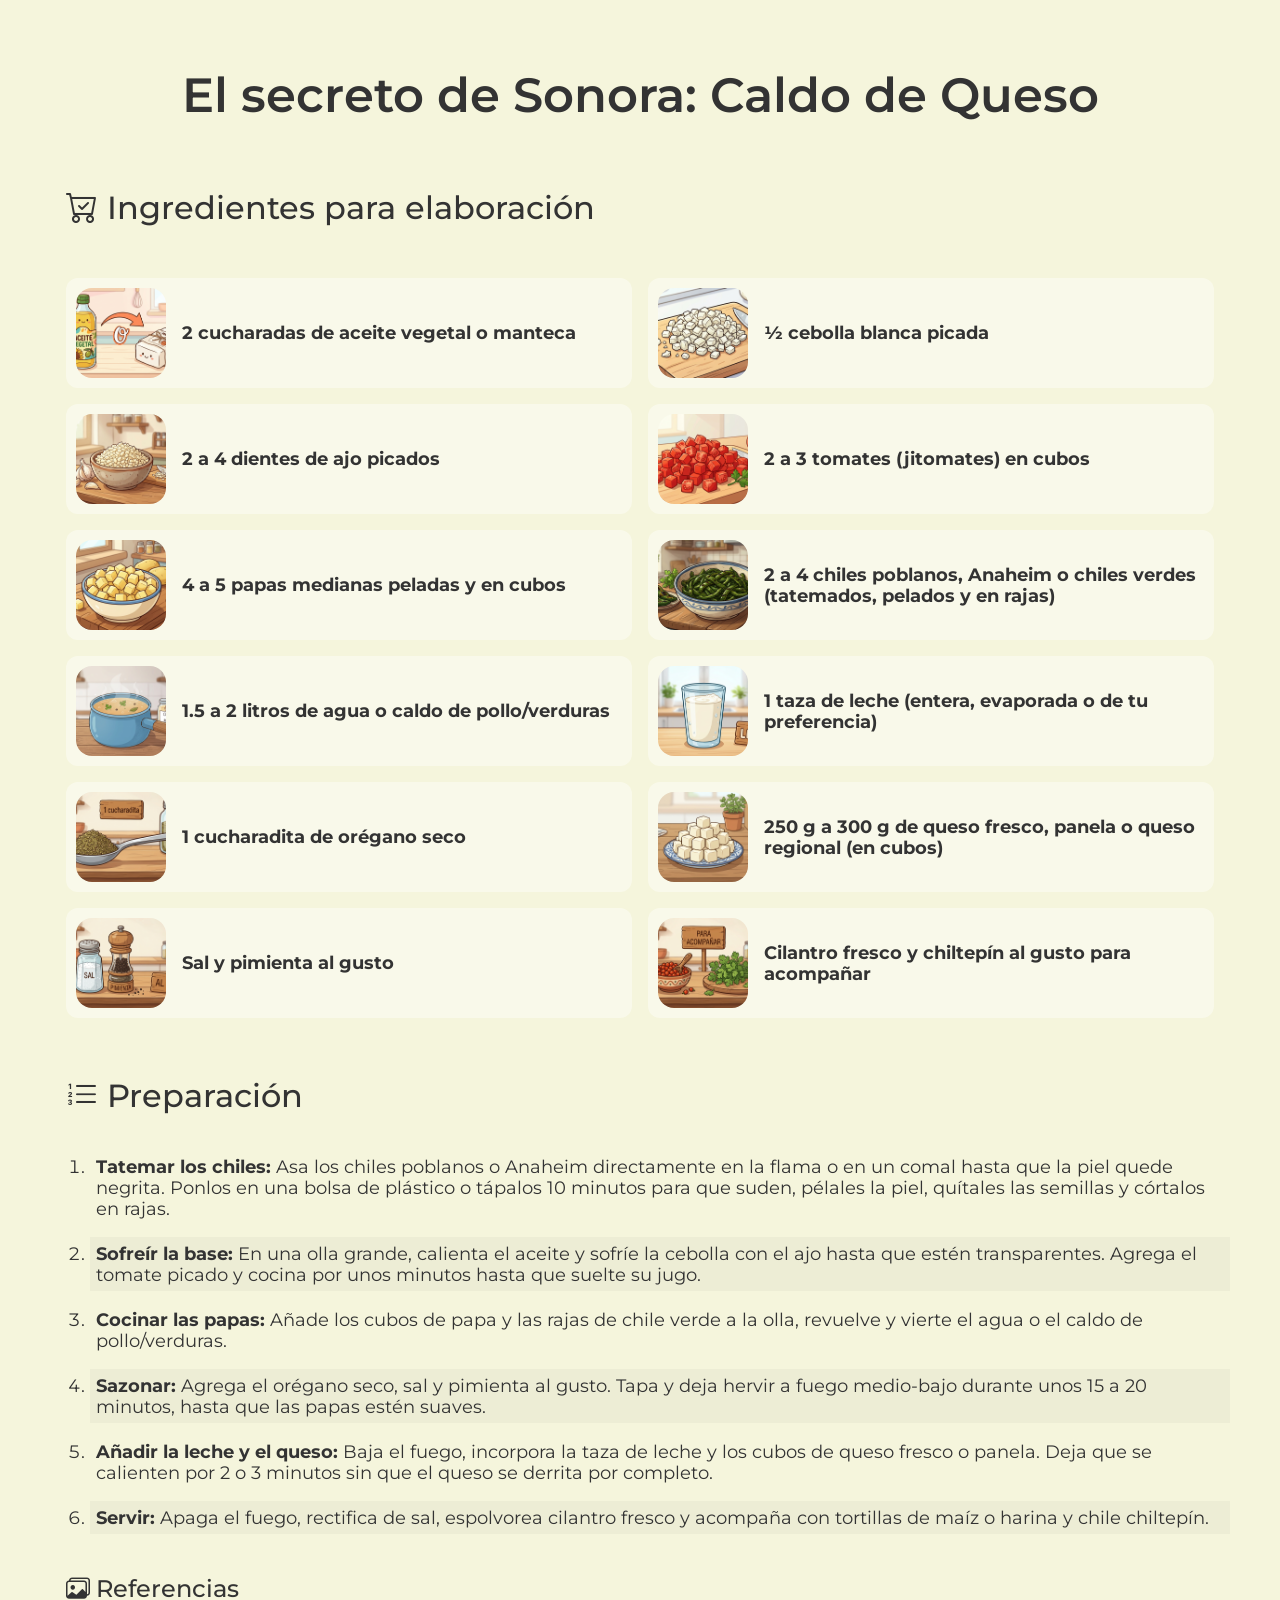
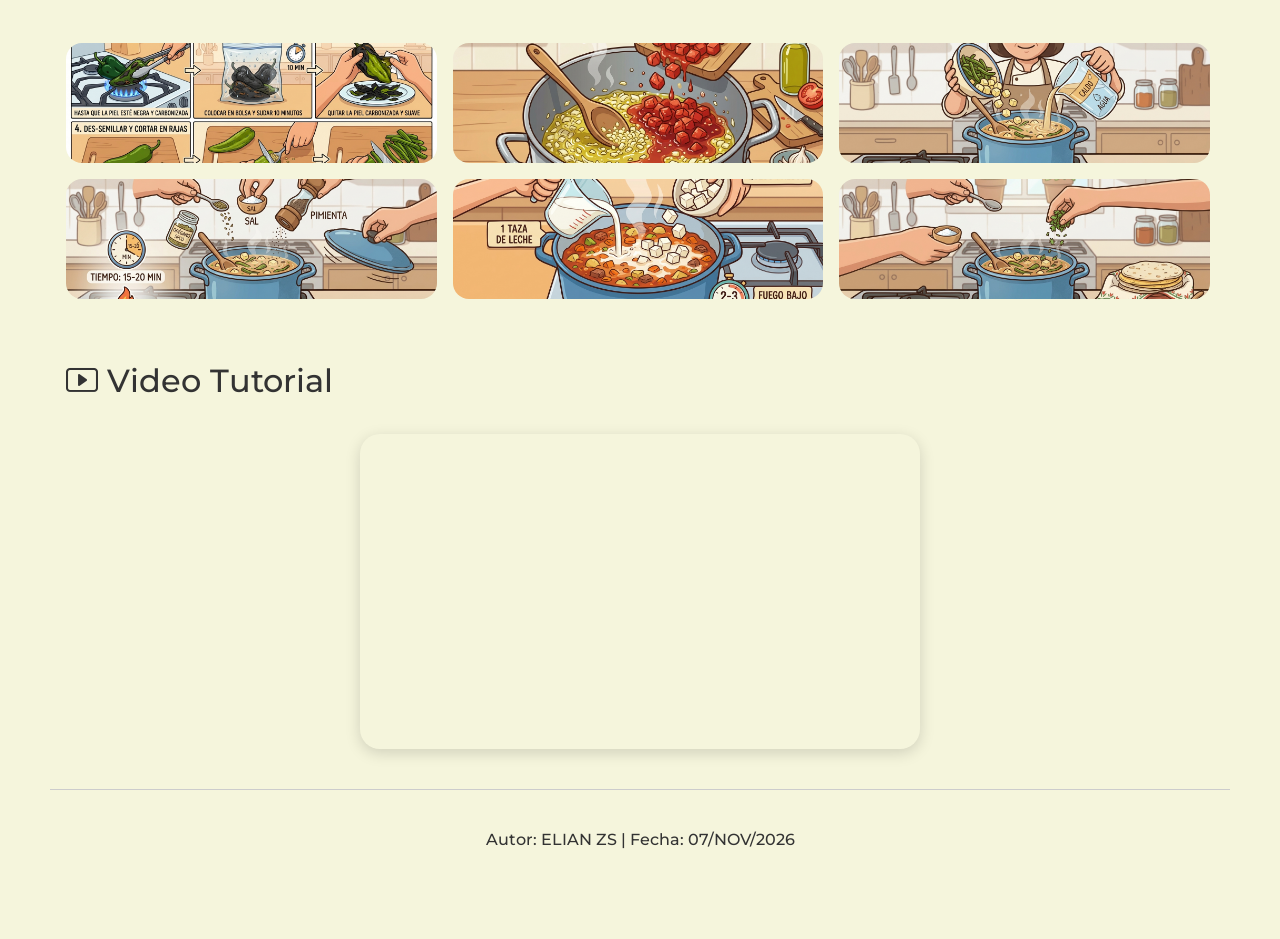
<file: guia-receta.html>
<!DOCTYPE html>
<html lang="es">
<head>
    <meta charset="UTF-8">
    <meta name="viewport" content="width=device-width, initial-scale=1.0">
    <title>El secreto de Sonora: Caldo de Queso</title>

    <!-- Google Fonts: Montserrat -->
    <link href="https://fonts.googleapis.com/css2?family=Montserrat:ital,wght@0,100..900;1,100..900&display=swap" rel="stylesheet">

    <!-- Bootstrap Icons -->
    <link rel="stylesheet" href="https://cdn.jsdelivr.net/npm/bootstrap-icons@1.13.2/font/bootstrap-icons.min.css">

    <!-- CSS Externo -->
    <link rel="stylesheet" href="../CSS/guia-receta.css">
</head>
<body>

  <header>
    <h1> El secreto de Sonora: Caldo de Queso</h1>
  </header>

  <main>
    <section>   
        <h2><i class="bi bi-cart-check"></i> Ingredientes para elaboración</h2>
        <ul class="container">  
            <li class="ingrediente-item">
                <img class="items" src="../IMAGENES/aceite.jpeg" alt="aceite o manteca">
                <div class="text">
                    <strong>2 cucharadas de aceite vegetal o manteca</strong>
                </div>
            </li>

            <li class="ingrediente-item">
                <img class="items" src="../IMAGENES/cebolla.jpeg" alt="cebolla en cubos">
                <div class="text">
                    <strong>½ cebolla blanca picada</strong>
                </div>
            </li>

            <li class="ingrediente-item">
                <img class="items" src="../IMAGENES/ajo.jpeg" alt="ajo pelado">
                <div class="text">
                    <strong>2 a 4 dientes de ajo picados</strong>
                </div>
            </li>

            <li class="ingrediente-item">
                <img class="items" src="../IMAGENES/tomate.jpeg" alt="tomates">
                <div class="text">
                    <strong>2 a 3 tomates (jitomates) en cubos</strong>
                </div>
            </li>

            <li class="ingrediente-item">
                <img class="items" src="../IMAGENES/papas.jpeg" alt="papas en cubos">
                <div class="text">
                    <strong>4 a 5 papas medianas peladas y en cubos</strong>
                </div>
            </li>

            <li class="ingrediente-item">
                <img class="items" src="../IMAGENES/chiles.jpeg" alt="chiles tatemas en rajas">
                <div class="text">
                    <strong>2 a 4 chiles poblanos, Anaheim o chiles verdes (tatemados, pelados y en rajas)</strong>
                </div>
            </li>

            <li class="ingrediente-item">
                <img class="items" src="../IMAGENES/caldo.jpeg" alt="agua, caldo de pollo o verduras">
                <div class="text">
                    <strong>1.5 a 2 litros de agua o caldo de pollo/verduras</strong>
                </div>
            </li>

            <li class="ingrediente-item">
                <img class="items" src="../IMAGENES/leche.jpeg" alt="leche">
                <div class="text">
                    <strong>1 taza de leche (entera, evaporada o de tu preferencia)</strong>
                </div>
            </li>

            <li class="ingrediente-item">
                <img class="items" src="../IMAGENES/oregano.jpeg" alt="oregano">
                <div class="text">
                    <strong>1 cucharadita de orégano seco</strong>
                </div>
            </li>

            <li class="ingrediente-item">
                <img class="items" src="../IMAGENES/queso fresco.jpeg" alt="queso fresco">
                <div class="text">
                    <strong>250 g a 300 g de queso fresco, panela o queso regional (en cubos)</strong>
                </div>
            </li>

            <li class="ingrediente-item">
                <img class="items" src="../IMAGENES/sal-pimienta.jpeg" alt="sal y pimienta">
                <div class="text">
                    <strong>Sal y pimienta al gusto</strong>
                </div>
            </li>

            <li class="ingrediente-item">
                <img class="items" src="../IMAGENES/chiltepin.jpeg" alt="chiltepin y cilantro">
                <div class="text">
                    <strong>Cilantro fresco y chiltepín al gusto para acompañar</strong>
                </div>
            </li>
        </ul>
    </section>

    <section>   
        <h2><i class="bi bi-list-ol"></i> Preparación</h2>
        <ol class="lista-pasos"> 
            <li><strong>Tatemar los chiles:</strong> Asa los chiles poblanos o Anaheim directamente en la flama o en un comal hasta que la piel quede negrita. Ponlos en una bolsa de plástico o tápalos 10 minutos para que suden, pélales la piel, quítales las semillas y córtalos en rajas.</li>
            <li><strong>Sofreír la base:</strong> En una olla grande, calienta el aceite y sofríe la cebolla con el ajo hasta que estén transparentes. Agrega el tomate picado y cocina por unos minutos hasta que suelte su jugo.</li>
            <li><strong>Cocinar las papas:</strong> Añade los cubos de papa y las rajas de chile verde a la olla, revuelve y vierte el agua o el caldo de pollo/verduras.</li>
            <li><strong>Sazonar:</strong> Agrega el orégano seco, sal y pimienta al gusto. Tapa y deja hervir a fuego medio-bajo durante unos 15 a 20 minutos, hasta que las papas estén suaves.</li>
            <li><strong>Añadir la leche y el queso:</strong> Baja el fuego, incorpora la taza de leche y los cubos de queso fresco o panela. Deja que se calienten por 2 o 3 minutos sin que el queso se derrita por completo.</li>
            <li><strong>Servir:</strong> Apaga el fuego, rectifica de sal, espolvorea cilantro fresco y acompaña con tortillas de maíz o harina y chile chiltepín.</li>
        </ol>
    </section>

    <section class="galeria-seccion">   
        <h3><i class="bi bi-images"></i> Referencias</h3>
        <div class="galeria-container">
       <img class="items1" src="../IMAGENES/tatemar chiles .jpeg" alt="chiles tatemados">
          <img class="items1" src="../IMAGENES/sofreir.jpeg" alt="sofrerir la base">
          <img class="items1" src="../IMAGENES/cocinar.jpeg" alt="cocinar las papas">
          <img class="items1" src="../IMAGENES/sazonar.jpeg" alt="sazonar">
          <img class="items1" src="../IMAGENES/añadir.jpeg" alt="añadir leche y queso">
          <img class="items1" src="../IMAGENES/servir.jpeg" alt="servir">
        </div>
    </section>

    <section id="seccion-video">   
        <h2><i class="bi bi-play-btn"></i> Video Tutorial</h2>
        <iframe width="560" height="315" src="https://www.youtube.com/embed/e-R6hQRmibs?si=L897u8eazbqj4j3-" title="YouTube video player" frameborder="0" allow="accelerometer; autoplay; clipboard-write; encrypted-media; gyroscope; picture-in-picture; web-share" referrerpolicy="strict-origin-when-cross-origin" allowfullscreen></iframe>
    </section>
  </main>

  <footer>    
      <p>Autor: ELIAN ZS | Fecha: 07/NOV/2026</p>
  </footer> 

</body>
</html>
</file>
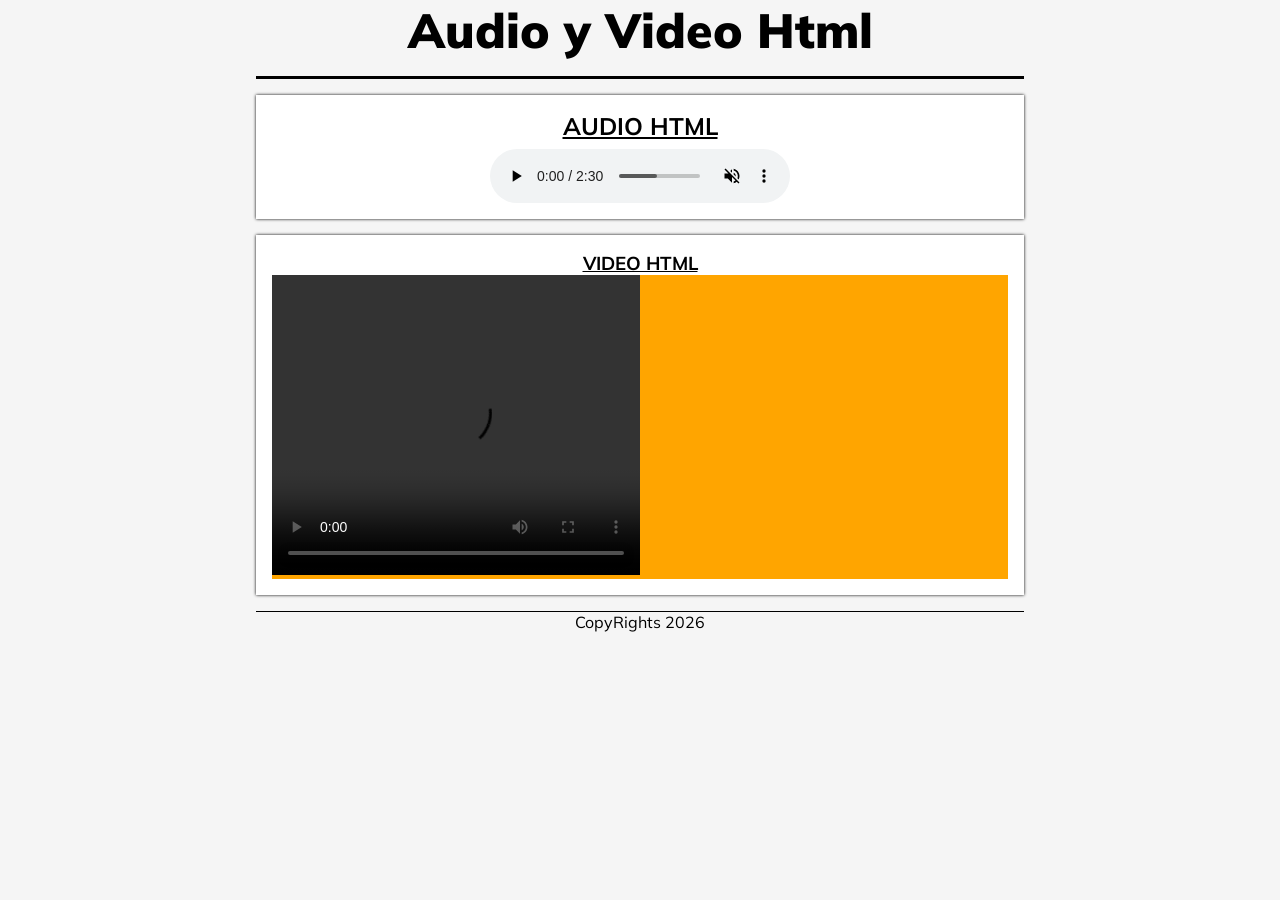
<file: EJERCICIOS/audio-archivo.html>
<!DOCTYPE html>
<html lang="en">
<head>
    <meta charset="UTF-8">
    <meta name="viewport" content="width=device-width, initial-scale=1.0">
    <title>Document</title>
    <!--  fuentes -->
    <link href="https://fonts.googleapis.com/css2?family=Google+Sans:ital,opsz,wght@0,17..18,400..700;1,17..18,400..700&family=Montserrat:ital,wght@0,100..900;1,100..900&family=Mulish:ital,wght@0,200..1000;1,200..1000&display=swap" rel="stylesheet">

    <!--  css del proyecto -->
    <link rel="stylesheet" href="../CSS/video.css">
</head>
<body>
    <header>    
        <h1>Audio y Video Html</h1>
    </header>
    <section class="audio conteiner"> 
        <h2>Audio Html</h2>
        <div>   
          <audio src="../VIDEOS/sonido.mp3" controls muted>
             Your browser does not support the audio element.
          </audio>  
        </div>
    </section>
    
    <section class="video conteiner"> 
        <h3>Video Html</h3>
        <div class="items">  
          <video src="../VIDEOS/Lacaptura.mp4" controls></video>

        </div>
        <div class="items">  
           <iframe width="560" height="315" src="https://www.youtube.com/embed/uIaPDKA0-Y4?si=uefd0j06dY9yYCfp" title="YouTube video player" frameborder="0" allow="accelerometer; autoplay; clipboard-write; encrypted-media; gyroscope; picture-in-picture; web-share" referrerpolicy="strict-origin-when-cross-origin" allowfullscreen></iframe>

         </div>



    </section>


    <footer class="pie">
   <p>CopyRights 2026</p>
    
    </footer>



</body>
</html>
</file>
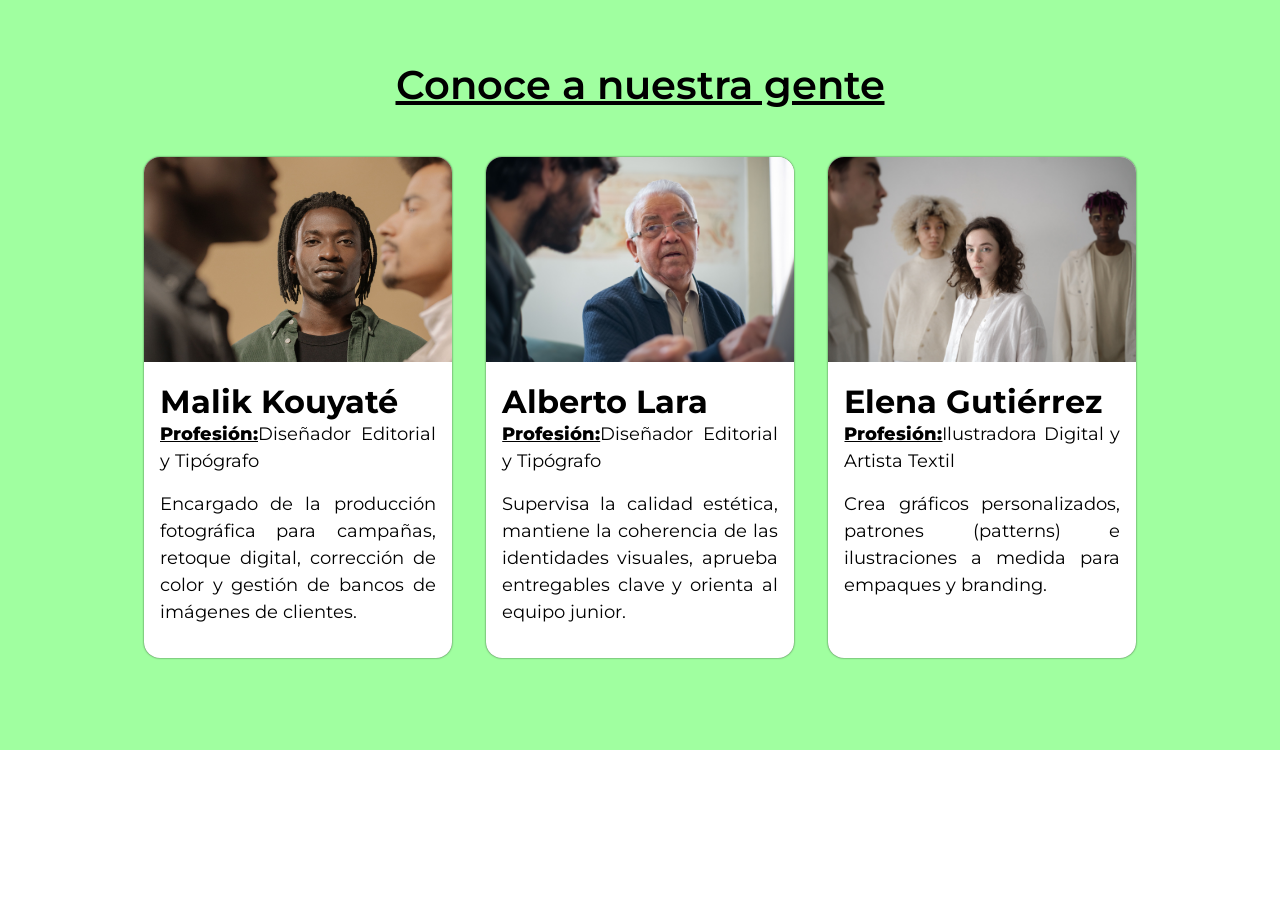
<file: EJERCICIOS/cards.html>
<!DOCTYPE html>
<html lang="en">
<head>
    <meta charset="UTF-8">
    <meta name="viewport" content="width=device-width, initial-scale=1.0">
    <title>Document</title>
    <!--  fuentes -->
    <link href="https://fonts.googleapis.com/css2?family=Montserrat:ital,wght@0,100..900;1,100..900&display=swap" rel="stylesheet">
    <!--  css del proyecto cards -->
    <link rel="stylesheet" href="../CSS/cards.css">
</head>
<body>

   <section id="cards-sec">  
      <h2>Conoce a nuestra gente</h2>  
      <div class="container">
          <div class="items card">   
              <img src="../IMAGENES/img11.jpg" alt="personas">
             <div class="contenido">
                 <h3>Malik Kouyaté</h3>
                 <p><span class="prof">Profesión:</span>Diseñador Editorial y Tipógrafo</p>
                 <p>Encargado de la producción fotográfica para campañas, retoque digital, corrección de color y gestión de bancos de imágenes de clientes.</p>
             </div>
        </div>

          <div class="items card">   
              <img src="../IMAGENES/img12.jpg" alt="personas">
              <div class="contenido">
                 <h3> Alberto Lara</h3>
                 <p><span class="prof">Profesión:</span>Diseñador Editorial y Tipógrafo</p>
                 <p>Supervisa la calidad estética, mantiene la coherencia de las identidades visuales, aprueba entregables clave y orienta al equipo junior.</p>
              </div>
          </div>

          <div class="items card">    
              <img src="../IMAGENES/img13.jpg" alt="personas">
              <div class="contenido">
                 <h3>Elena Gutiérrez</h3>
                 <p><span class="prof">Profesión:</span>Ilustradora Digital y Artista Textil</p>
                 <p>Crea gráficos personalizados, patrones (patterns) e ilustraciones a medida para empaques y branding.</p>
              </div>
          </div>
        






      </div>
   </section> 



</body>
</html>
</file>
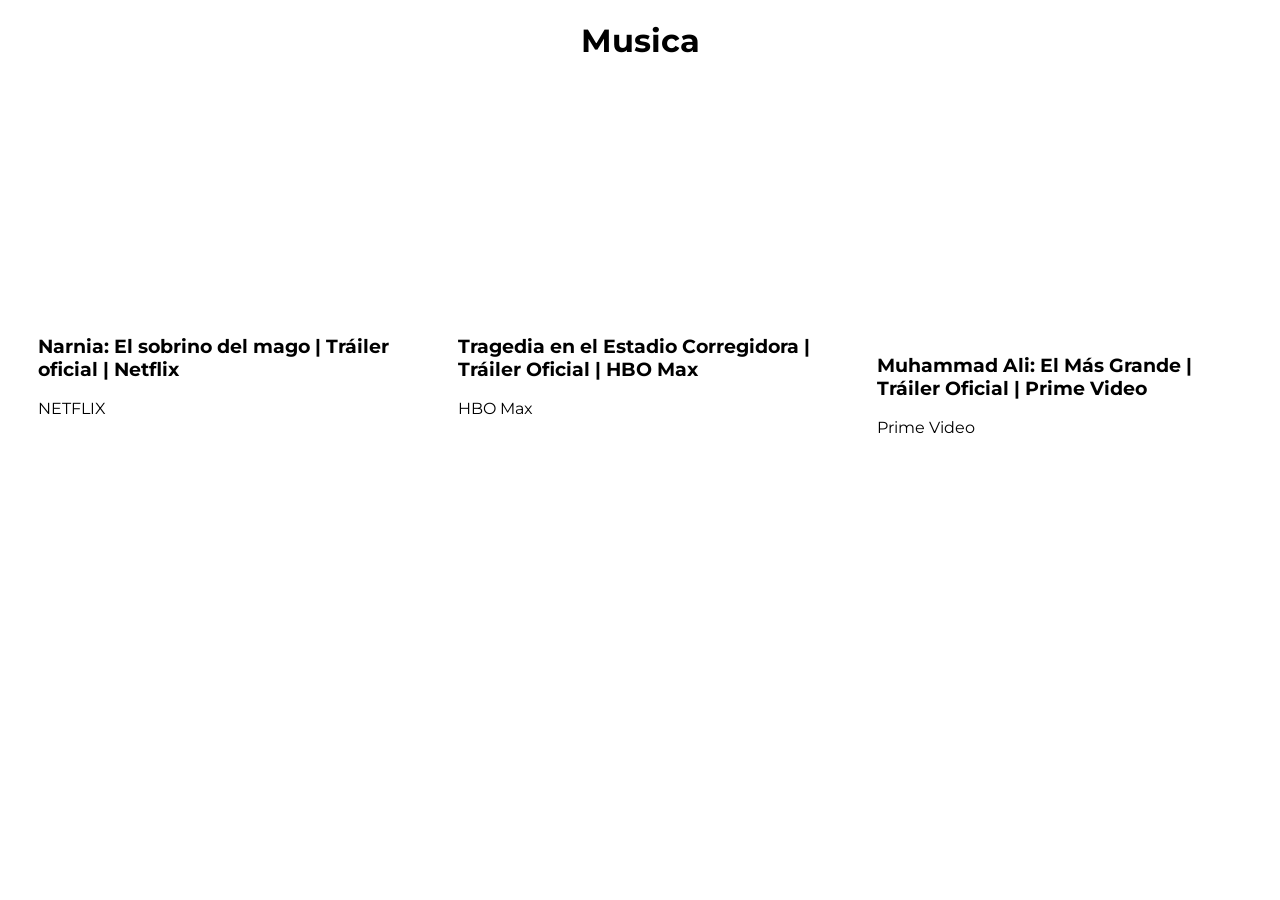
<file: EJERCICIOS/flexbox.html>
<!DOCTYPE html>
<html lang="es">
<head>
    <meta charset="UTF-8">
    <meta name="viewport" content="width=device-width, initial-scale=1.0">
    <title>Document</title>
    <link rel="stylesheet" href="../CSS/flexbox.css">
    <link href="https://fonts.googleapis.com/css2?family=Montserrat:ital,wght@0,100..900;1,100..900&family=Open+Sans:ital,wght@0,300..800;1,300..800&display=swap" rel="stylesheet">
</head>
<body>
    <h1>Musica</h1>

    
    <section class="video">
     
      
      <div class="caja-video">   
          <iframe src="https://www.youtube.com/embed/6WLsOp6n7SE?si=oll2K5n6udkqVeId" title="YouTube video player" frameborder="0" allow="accelerometer; autoplay; clipboard-write; encrypted-media; gyroscope; picture-in-picture; web-share" referrerpolicy="strict-origin-when-cross-origin" allowfullscreen></iframe>
          <div class="contenido">
              <h3>Narnia: El sobrino del mago | Tráiler oficial | Netflix</h3>
              <p>NETFLIX</p>
          </div>
      </div>

      
      <div class="caja-video">   
          <iframe src="https://www.youtube.com/embed/iUhIXHGoUIw?si=NuQUVYNuAiqcwWZb" title="YouTube video player" frameborder="0" allow="accelerometer; autoplay; clipboard-write; encrypted-media; gyroscope; picture-in-picture; web-share" referrerpolicy="strict-origin-when-cross-origin" allowfullscreen></iframe>
          <div class="contenido">
              <h3>Tragedia en el Estadio Corregidora | Tráiler Oficial | HBO Max</h3>
              <p>HBO Max</p>
          </div>   
      </div>

      
      <div class="caja-video">   
         <iframe src="https://www.youtube.com/embed/Wh5pktQdixY?si=6C1w5uCZ97SouTmw" title="YouTube video player" frameborder="0" allow="accelerometer; autoplay; clipboard-write; encrypted-media; gyroscope; picture-in-picture; web-share" referrerpolicy="strict-origin-when-cross-origin" allowfullscreen></iframe>
         <img>
         <div class="contenido">
             <h3>Muhammad Ali: El Más Grande | Tráiler Oficial | Prime Video</h3>
             <p>Prime Video</p>
         </div>   
      </div>

    </section>
</body>
</html>
</file>
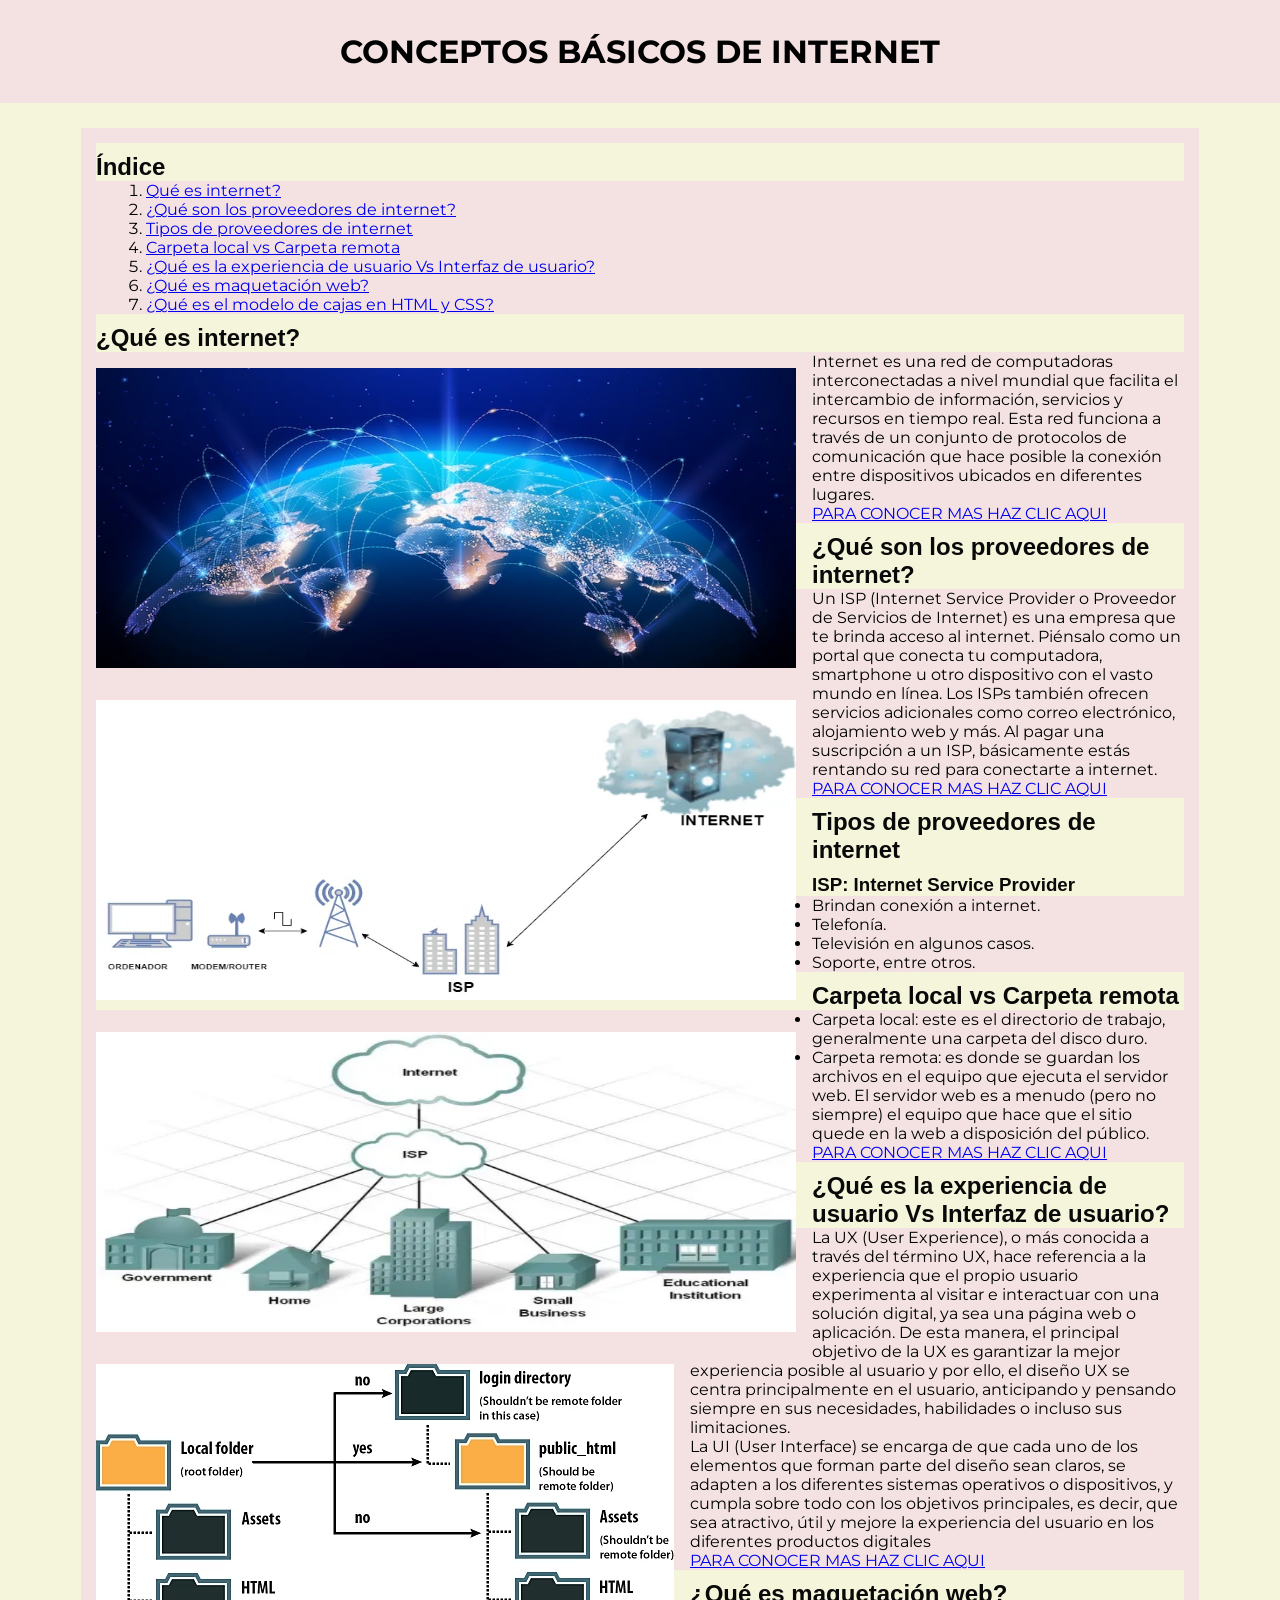
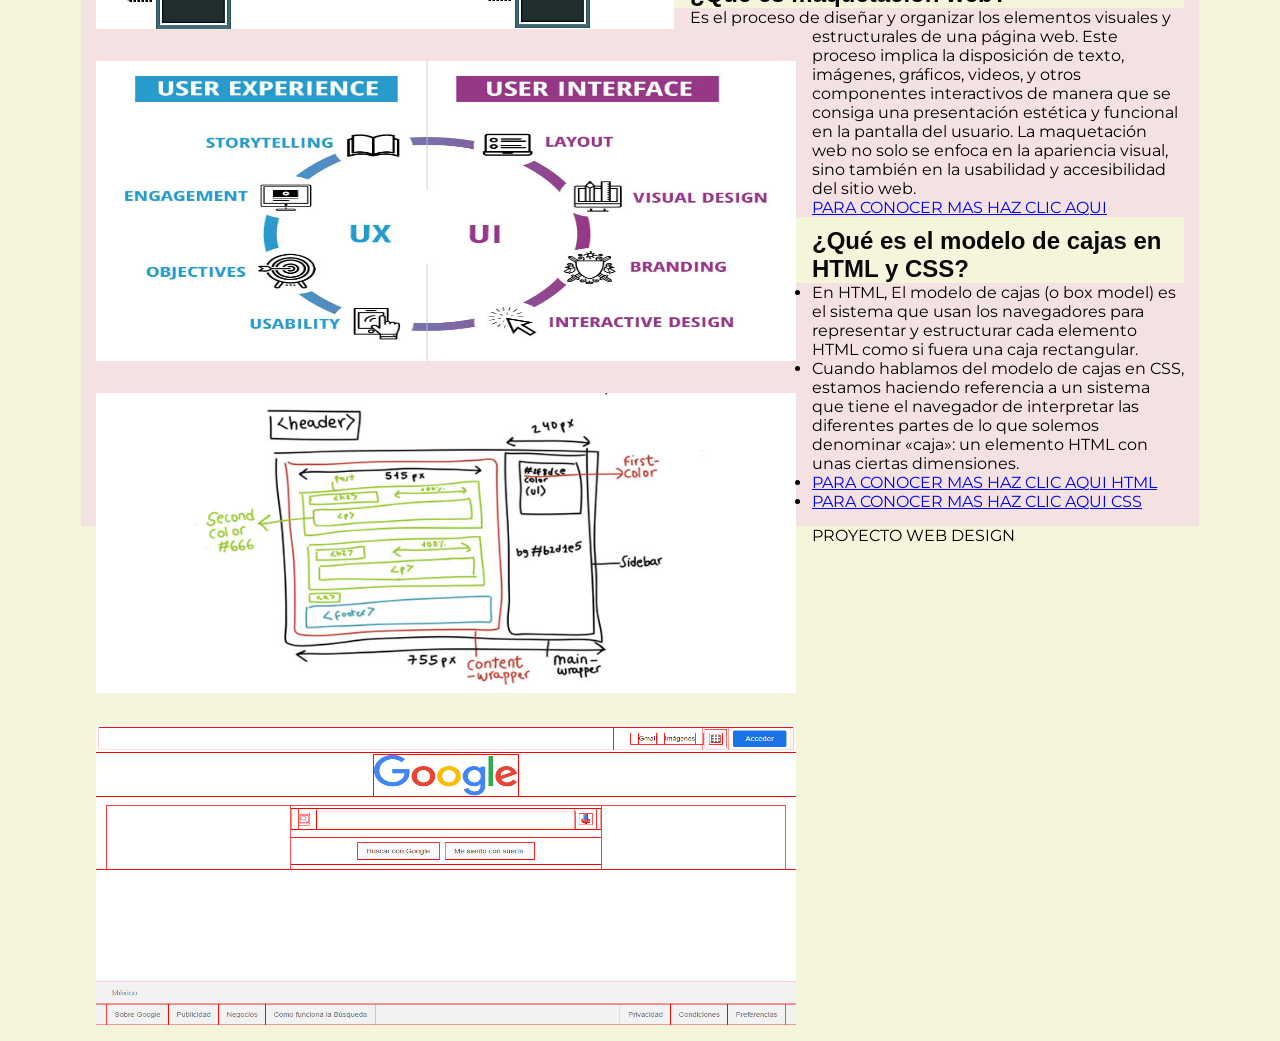
<file: EJERCICIOS/Internet.html>
<!DOCTYPE html>
<html lang="es">
<head>
    <meta charset="UTF-8">
    <meta name="viewport" content="width=device-width, initial-scale=1.0">
    <title>internet</title>
    <link href="https://fonts.googleapis.com/css2?family=Google+Sans:ital,opsz,wght@0,17..18,400..700;1,17..18,400..700&family=Montserrat:ital,wght@0,100..900;1,100..900&display=swap" rel="stylesheet">
     <link  rel="stylesheet" href="../CSS/listas.css">
</head>
<body>
    <header>
        <h1>Conceptos básicos de internet</h1>
    </header>
    <main class="lista espaciadotop">
        <h2>Índice</h2>
    <ol>
    <li><a href="#TEMA 1">Qué es internet?</a></li>
    <li><a href="#TEMA 2">¿Qué son los proveedores de internet?</a></li>
    <li><a href="#TEMA 3">Tipos de proveedores de internet</a></li>
    <li><a href="#TEMA 4">Carpeta local vs Carpeta remota</a></li>
    <li><a href="#TEMA 5">¿Qué es la experiencia de usuario Vs Interfaz de usuario?</a></li>
    <li><a href="#TEMA 6">¿Qué es maquetación web?</a></li>
    <li><a href="#TEMA 7">¿Qué es el modelo de cajas en HTML y CSS?</a></li>
</ol>

    
    <section id="TEMA 1" class="seccion-contenido">  
    <h2>¿Qué es internet?</h2>
     
         <img class=".dog" src="../IMAGENES/mundo-internet.jpg" alt="mundo-conectado" width="700" height="300"> 
         <p> Internet es una red de computadoras interconectadas a nivel mundial que facilita el intercambio de información, servicios y recursos en tiempo real. Esta red funciona a través de un conjunto de protocolos de comunicación que hace posible la conexión entre dispositivos ubicados en diferentes lugares.</p>
        <a href="http://concepto.de/internet/" target="_blank">PARA CONOCER MAS HAZ CLIC AQUI</a>     
    </section>

   
    <section id="TEMA 2" class="seccion-contenido invertido">
    <h2>¿Qué son los proveedores de internet?</h2>
     
         <img class=".mountain" src="../IMAGENES/isp-internet-2.webp" alt="diagrama de flujo de conexión de internet" width="700" height="300"> 
         <p> Un ISP (Internet Service Provider o Proveedor de Servicios de Internet) es una empresa que te brinda acceso al internet. Piénsalo como un portal que conecta tu computadora, smartphone u otro dispositivo con el vasto mundo en línea. Los ISPs también ofrecen servicios adicionales como correo electrónico, alojamiento web y más. Al pagar una suscripción a un ISP, básicamente estás rentando su red para conectarte a internet.</p>
        <a href="https://www.lenovo.com/mx/es/glosario/proveedor-servicio-internet/?orgRef=https%253A%252F%252Fwww.google.com%252F&srsltid=AfmBOorDysvBWRtO3iYZ0RDP_edSwAyjhJpncT9nsbZtXfttt-c6jLNs" target="_blank">PARA CONOCER MAS HAZ CLIC AQUI</a>     
     </section>

    

    <section id="TEMA 3" class="seccion-contenido">
    <h2>Tipos de proveedores de internet</h2>
     
         <img src="../IMAGENES/ips.webp" alt="diagrama de flujo de ips" width="700" height="300"> 
        
            <h3>ISP: Internet Service Provider</h3>
            
              <ul>
                <li>Brindan conexión a internet.</li>
                <li>Telefonía.</li>
                <li>Televisión en algunos casos.</li>
                <li>Soporte, entre otros.</li>
              </ul>
            
             
    </section>

    <section id="TEMA 4" class="seccion-contenido invertido">
    <h2>Carpeta local vs Carpeta remota</h2>
     <img src="../IMAGENES/ds_rootdirectory.avif" alt="DIAGRAMA DE CARPETA">
    
        <ul>
       <li>Carpeta local: este es el directorio de trabajo, generalmente una carpeta del disco duro.</li>

       <li>Carpeta remota: es donde se guardan los archivos en el equipo que ejecuta el servidor web. El servidor web es a menudo (pero no siempre) el equipo que hace que el sitio quede en la web a disposición del público.</li>
        </ul>
    
     <a href="https://helpx.adobe.com/ar/dreamweaver/desktop/set-up-sites/dreamweaver-sites.html" target="_blank">PARA CONOCER MAS HAZ CLIC AQUI</a>
    </section>

    <section id="TEMA 5" class="seccion-contenido">
    <h2>¿Qué es la experiencia de usuario Vs Interfaz de usuario?</h2>
         <img src="../IMAGENES/uxui-1.jpg" alt="CUALIDADES UX UI" width="700" height="300"> 
         
            <p>La UX (User Experience), o más conocida a través del término UX, hace referencia a la experiencia que el propio usuario experimenta al visitar e interactuar con una solución digital, ya sea una página web o aplicación. De esta manera, el principal objetivo de la UX es garantizar la mejor experiencia posible al usuario y por ello, el diseño UX se centra principalmente en el usuario, anticipando y pensando siempre en sus necesidades, habilidades o incluso sus limitaciones.</p>
            <p>La UI (User Interface) se encarga de que cada uno de los elementos que forman parte del diseño sean claros, se adapten a los diferentes sistemas operativos o dispositivos, y cumpla sobre todo con los objetivos principales, es decir, que sea atractivo, útil y mejore la experiencia del usuario en los diferentes productos digitales</p>
         
        <a href="https://www.doonamis.com/ux-y-ui-que-es-la-experiencia-y-la-interfaz-del-usuario/" target="_blank">PARA CONOCER MAS HAZ CLIC AQUI</a>     
    </section>

    <section id="TEMA 6" class="seccion-contenido invertido">
    <h2>¿Qué es maquetación web?</h2>
         <img src="../IMAGENES/maquetacion-web.jpg" width="700" height="300"> 
         <p>Es el proceso de diseñar y organizar los elementos visuales y estructurales de una página web. Este proceso implica la disposición de texto, imágenes, gráficos, videos, y otros componentes interactivos de manera que se consiga una presentación estética y funcional en la pantalla del usuario. La maquetación web no solo se enfoca en la apariencia visual, sino también en la usabilidad y accesibilidad del sitio web.</p>
        <a href="http://blog.hubspot.es/website/maquetacion-web#que-es" target="_blank">PARA CONOCER MAS HAZ CLIC AQUI</a>     
    </section>

    <section id="TEMA 7" class="seccion-contenido">
    <h2>¿Qué es el modelo de cajas en HTML y CSS?</h2>
         <img src="../IMAGENES/MODEL-BOX.png" alt="MODEL BOX" width="700" height="300"> 
        
            <ul>
                <li> En HTML, El modelo de cajas (o box model)  es el sistema que usan los navegadores para representar y estructurar cada elemento HTML como si fuera una caja rectangular.</li>
                <li> Cuando hablamos del modelo de cajas en CSS, estamos haciendo referencia a un sistema que tiene el navegador de interpretar las diferentes partes de lo que solemos denominar «caja»: un elemento HTML con unas ciertas dimensiones.</li>
            </ul>
        
        
            <ul>
                 <li><a href="https://codigofacilito.com/articulos/que-es-el-box-model" target="_blank">PARA CONOCER MAS HAZ CLIC AQUI HTML</a></li>
                 <li><a href="https://lenguajecss.com/css/modelo-de-cajas/que-es/" target="_blank">PARA CONOCER MAS HAZ CLIC AQUI CSS</a></li>
            </ul>
        
     </section>
    </main>


     <footer>
       <p>PROYECTO WEB DESIGN</p>
     </footer>

</body>
</html>
</file>
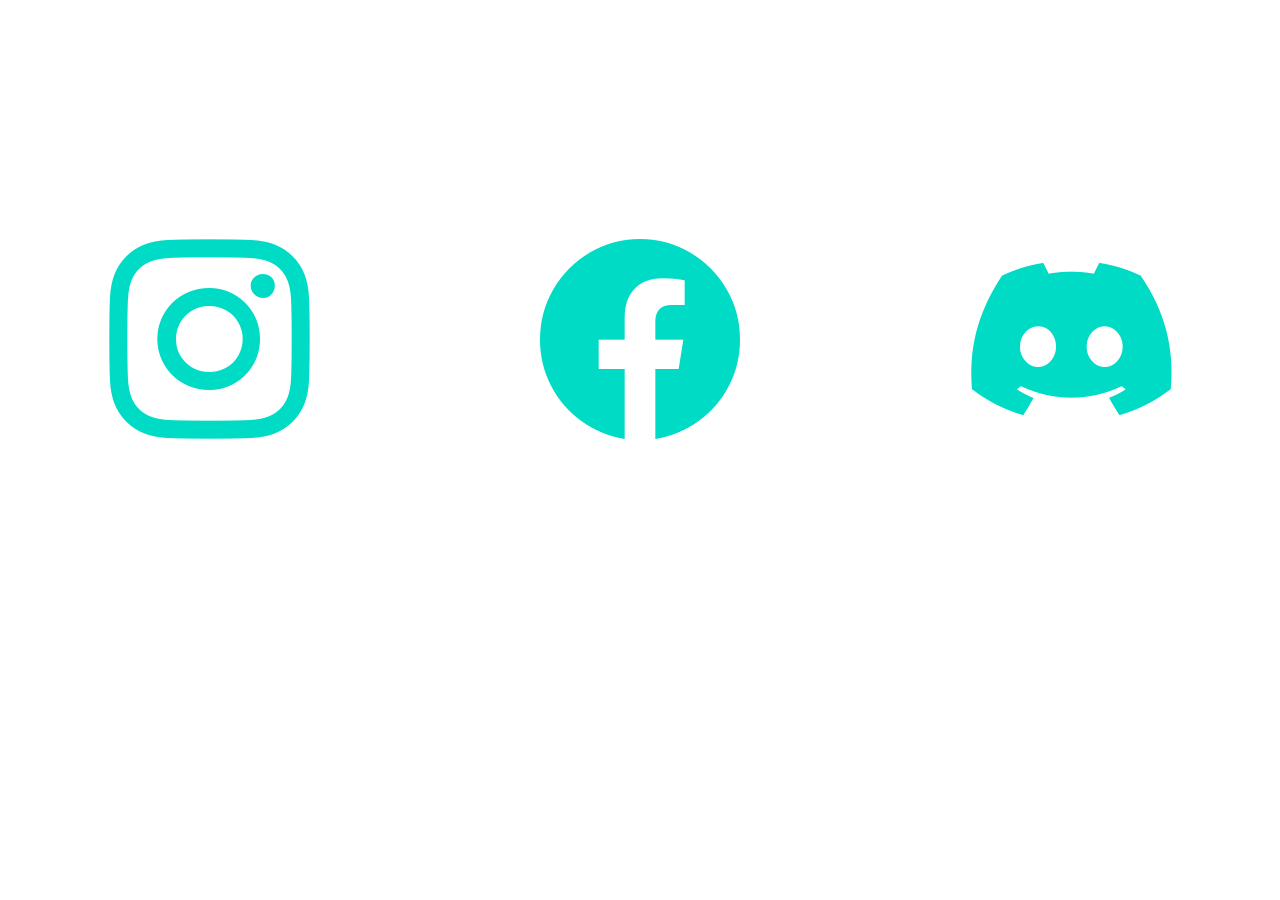
<file: EJERCICIOS/sociaL.html>
<!DOCTYPE html>
<html lang="en">
<head>
    <meta charset="UTF-8">
    <meta name="viewport" content="width=device-width, initial-scale=1.0">
    <title>Document</title>

     <!--BOOTSTRAP CSS-->
     <link rel="stylesheet" href="https://cdn.jsdelivr.net/npm/bootstrap-icons@1.13.2/font/bootstrap-icons.min.css">

    <!--CSS PRINCIPAL-->
    <link rel="stylesheet" href="../CSS/social.css">


</head>
<body>
    <div class="container"> 
        <div class="items">   
           <i class="bi bi-instagram"></i>
        </div>

        <div class="items"> 
           <i class="bi bi-facebook fb"></i>
        </div>

        <div class="items"> 
           <i class="bi bi-discord"></i>
        </div>


    </div>
</body>
</html>
</file>
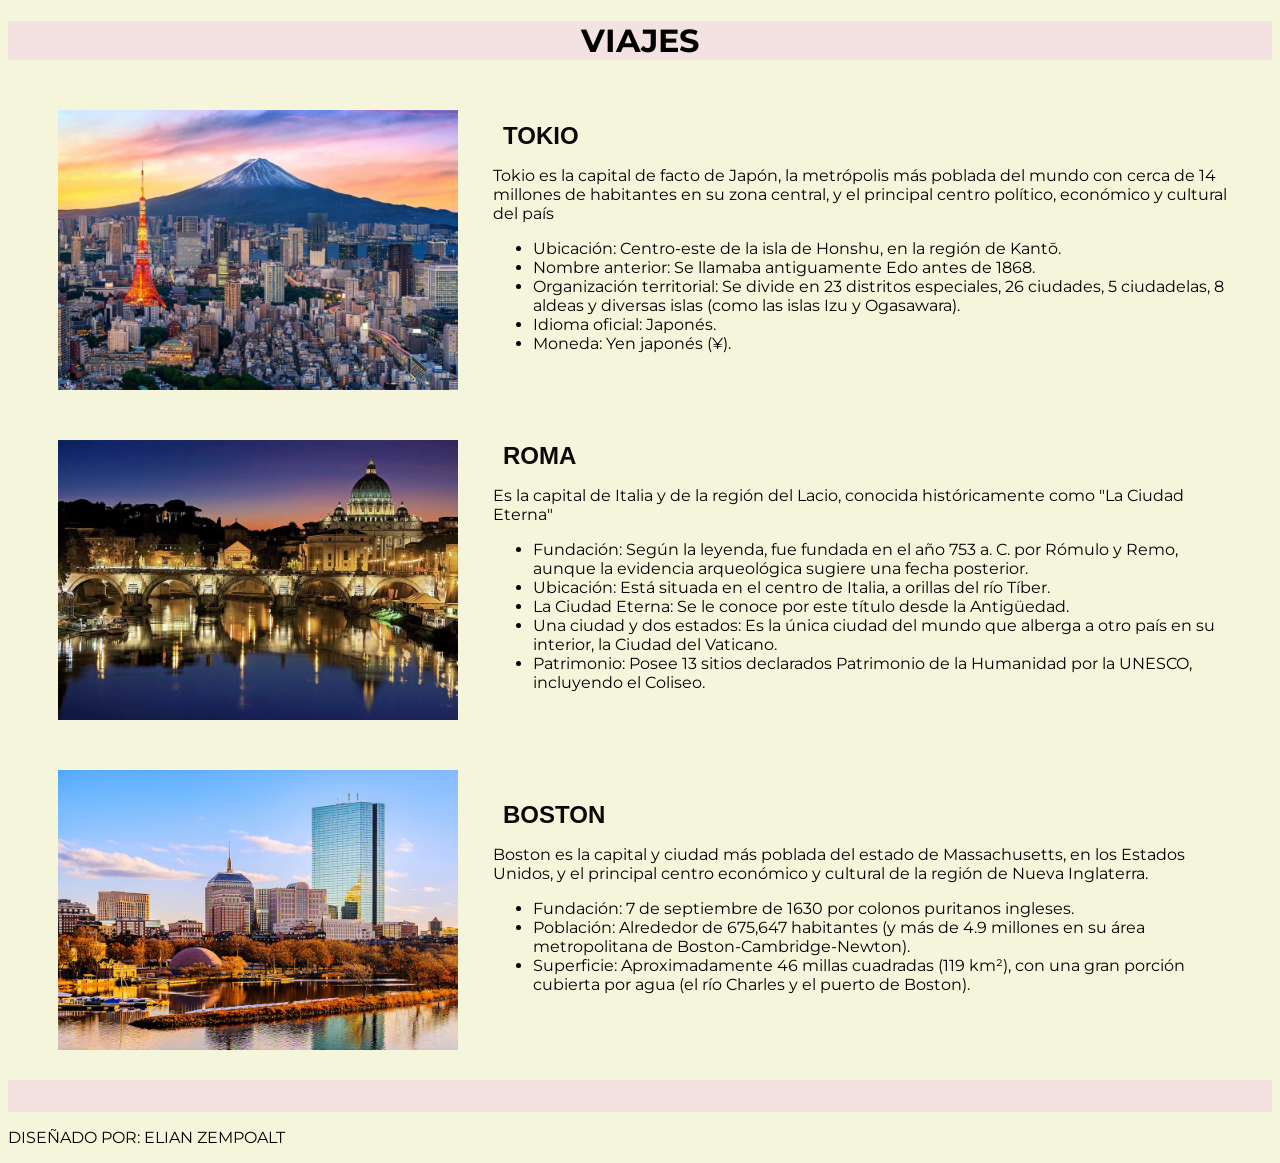
<file: EJERCICIOS/viajes.html>
<!DOCTYPE html>
<html lang="es">
<head>
    <meta charset="UTF-8">
    <meta name="viewport" content="width=device-width, initial-scale=1.0">
    <title>VIAJES</title>
 <link href="https://fonts.googleapis.com/css2?family=Google+Sans:ital,opsz,wght@0,17..18,400..700;1,17..18,400..700&family=Montserrat:ital,wght@0,100..900;1,100..900&display=swap" rel="stylesheet">
    
    <link  rel="stylesheet" href="../CSS/viajes.css">

</head>
<header>
    <h1>Viajes</h1>
</header>

<body>

 <section class="caja">   
        
        <img src="../IMAGENES/TOKYO.jpg" alt="paisaje tokio">
    <div>
        <h2>TOKIO</h2>
        <p>Tokio es la capital de facto de Japón, la metrópolis más poblada del mundo 
            con cerca de 14 millones de habitantes en su zona central, y el principal centro político,
            económico y cultural del país</p>
            <ul>
                <li>Ubicación: Centro-este de la isla de Honshu, en la región de Kantō.</li>
                <li>Nombre anterior: Se llamaba antiguamente Edo antes de 1868.</li>
                <li>Organización territorial: Se divide en 23 distritos especiales, 26 ciudades, 5 ciudadelas, 8 aldeas y diversas islas (como las islas Izu y Ogasawara).</li>
                <li>Idioma oficial: Japonés.</li>
                <li>Moneda: Yen japonés (¥).</li>
            </ul>
        
    </div>
       
    </section>
    
<section class="caja">   

        <img src="../IMAGENES/roma.jpg" alt="paisaje de roma">
    <div>
        <h2>ROMA</h2>
        <p>Es la capital de Italia y de la región del Lacio,
             conocida históricamente como "La Ciudad Eterna"</p>
            <ul>
            <li>Fundación: Según la leyenda, fue fundada en el año 753 a. C. por Rómulo y Remo, aunque la evidencia arqueológica sugiere una fecha posterior.</li>
            <li>Ubicación: Está situada en el centro de Italia, a orillas del río Tíber.</li>
            <li>La Ciudad Eterna: Se le conoce por este título desde la Antigüedad.</li>
            <li>Una ciudad y dos estados: Es la única ciudad del mundo que alberga a otro país en su interior, la Ciudad del Vaticano.</li>
            <li>Patrimonio: Posee 13 sitios declarados Patrimonio de la Humanidad por la UNESCO, incluyendo el Coliseo.</li>
            
    </div>

</section>

<section class="caja">  
        
        <img src="../IMAGENES/BOSTON.jpg" alt="paisaje de boston">
    <div>
        <h2>BOSTON</h2>
        <p>Boston es la capital y ciudad más poblada del estado de Massachusetts,
             en los Estados Unidos, y el principal centro económico y cultural
              de la región de Nueva Inglaterra.
        </p>
            <ul>
            <li> Fundación: 7 de septiembre de 1630 por colonos puritanos ingleses.</li>
            <li> Población: Alrededor de 675,647 habitantes (y más de 4.9 millones en su área metropolitana de Boston-Cambridge-Newton).</li>
            <li> Superficie: Aproximadamente 46 millas cuadradas (119 km²), con una gran porción cubierta por agua (el río Charles y el puerto de Boston).</li>
            </ul>
            
    </div>

</section>

    
</body>

<footer>
   <div class="pie"></div> <p>DISEÑADO POR: ELIAN ZEMPOALT</p>
</footer>
</html>
</file>
<file: CSS/guia-receta.css>
/*prueba*/

/* Hoja de estilo receta */

body {
    background-color: beige;
    font-family: "Montserrat", sans-serif;
    margin: 50px;
    color: #333; 
}


header h1 {
    text-align: center;
    font-size: 3em;
    font-weight: 600;
    padding: 16px;
}

h2 {
    text-align: left; 
    font-size: 2em;
    font-weight: 500;
    padding: 16px 16px 8px 16px;
}

h3 {
    font-size: 1.5em;
    font-weight: 500;
    margin-bottom: 16px;
    padding: 16px 16px 8px 16px;
}


.container {
    display: flex;
    flex-direction: column;
    gap: 16px;
    list-style: none;          
    padding: 16px;
}

.ingrediente-item {
    display: flex;
    align-items: center;
    gap: 16px;
    background-color: rgba(255, 255, 255, 0.4);
    padding: 10px;
    border-radius: 12px;
    transition: transform 0.2s ease;
}


.ingrediente-item:hover {
    transform: translateX(8px);
}

.items {
    width: 90px;
    height: 90px;
    object-fit: cover;
    border-radius: 16px;
    flex-shrink: 0;
}

.text strong {
    font-size: 1.1em;
    text-align: left;
}


.lista-pasos {
    padding-left: 40px;
    margin-bottom: 20px;
}

.lista-pasos li {
    font-size: 1.1em;
    margin-bottom: 12px;
    padding: 6px;
}


.lista-pasos li:nth-child(even) {
    background-color: rgba(0, 0, 0, 0.03);
}


.galeria-container {
    display: flex;
    flex-wrap: wrap;
    gap: 16px;
    padding: 16px;
}

.items1 { 
    width: calc(16.66% - 14px); 
    height: 120px;
    object-fit: cover;
    border-radius: 16px;
    flex-shrink: 0; 
}


#seccion-video {
    margin-top: 30px;
}

iframe[src*="youtube"] {
    display: block;
    margin: 0 auto;          
    max-width: 100%;
    border-radius: 20px;     
    overflow: hidden;        
    box-shadow: 0 4px 15px rgba(0, 0, 0, 0.15); 
}

footer {
    text-align: center;
    padding: 24px;
    margin-top: 40px;
    border-top: 1px solid #ccc;
    font-weight: 500;
}

/* --- Diseños Breakpoints --- */

@media only screen and (min-width: 768px) {
    .container { 
        display: grid;
        grid-template-columns: repeat(2, 1fr);
    }
    
    .items1 {
        width: calc(33.33% - 12px); 
    }
}

@media only screen and (min-width: 1380px) {
    body {
        max-width: 1200px;
        margin: 40px auto;
    }
    
    .container { 
        grid-template-columns: repeat(3, 1fr); 
    }

    .items1 {
        width: calc(16.66% - 14px); 
    }
}
</file>
<file: CSS/video.css>
/*. DOCUMENTO CSS*/

*{margin: 0;
   padding: 0;}

body {font-family: "Mulish", sans-serif;
      background-color: whitesmoke;}

/*HEADER*/

h1 {font-weight: 900; 
    font-size: 3em;
    text-align: center;
    padding-bottom: 16px;
    border-bottom: 3px black solid;
    width: 60%;
    margin: 0px auto 16px auto;}

h2, h3 {text-align: center;
    text-transform: uppercase;
    text-decoration: underline;
    font-weight: 700;}

h3 {width: 100%;}

/*LAYOUT*/
.conteiner {width: 60%;
            margin: 0px auto 16px auto;}

.audio, .video{ background-color: white;
        box-shadow: 0px 0px 3px black;
        padding: 16px;
        box-sizing: border-box; }
    
section.audio div {width: 100%; } 

section.audio audio{ display: block;
                     margin: 8px auto 0px auto; }

.video {display: flex;
        flex-wrap: wrap;}
    
.items{ width: 50%;
            background-color: orange;}

section.video video{ width: 100%;
                     height: 300px;}

section.video iframe{ width: 100%; 
                      height: 300px;}
                    
.pie {text-align: center; 
      margin-bottom: 250px;
      width: 60%;
      border-top: 1px black solid;
      margin: 0px auto 0px auto;
      padding: opx 0px 16px 0px;}
</file>
<file: CSS/cards.css>
/**/
*{margin: 0;
  padding: 0;}
body { font-family: "Montserrat", sans-serif; }

/*header*/

h2{ text-align: center; 
    font-size: 2.5em;
    text-decoration: underline;
    font-weight: 600;
    padding: 0px 16px 32px 16px;}

h3{ font-size: 2em;
   }

/*layout*/


 section#cards-sec {background-color: rgb(160, 255, 160); 
                     min-height: 400px;
                     padding: 60px 0px;
                     box-sizing: border-box;}

.container {
             padding: 16px;
             box-sizing: border-box;
             width: 100%;
             margin: 0px auto 0px auto;
             display: flex;
             flex-flow: row wrap;
             justify-content: space-between;
             min-height: 1px;
             /*aling-items: strech;*/}

.items {width: 100%;
        min-height: 140px;
        margin-bottom: 16px;}

.container img {width: 100%;
                margin-bottom: 16px;
               }   

.prof { font-weight: 800;
        text-decoration: underline;}

.container p {line-height: 1.5;
              font-size: 18px;
              text-align: justify;}

.items p:nth-child(2) {padding-bottom: 16px;}

.card {background-color: white;
       border-radius: 16px;
       overflow: hidden;
       box-sizing: border-box;
       box-shadow: 0px 0px 2px  rgba(0, 0, 0, 0.7);}

.contenido {padding: 0px 16px 32px 16px;
            box-sizing: border-box;}

@media only screen and (min-width: 600px){

.container { width: 80%;}

}

@media only screen and (min-width: 1024px){

.items{ width: 31%;}

}
</file>
<file: CSS/flexbox.css>
/* Estilos para la página de flexbox */

body {font-family: "Montserrat", sans-serif;
      background-color:  white;}

h1 { text-align: center ;}


.video { display: flex; 
         flex-direction: row;
         justify-content: space-between; 
         gap: 15px; 
        padding: 10px;}


.caja-video {flex: 1; 
             padding: 20px;
             background-color: white;
             text-align: left;}


.caja-video iframe {width: 100%;
                    height: 200px; 
                    border: none;
                    border-radius: 15px; 
                    overflow: hidden;  }
</file>
<file: CSS/listas.css>
/*DOCUMENTO CSS*/

*{margin: 0;
   padding: 0;}

body {background-color: beige;
 font-family: "Montserrat", sans-serif;}
h1, h4 {text-transform: uppercase;
      background-color: rgb(244, 226, 226);
       text-align: center;} 
     
     h1{padding: 32px 0px;}


ol, ul { margin-left: 50px;}

h2, h3 {padding: 10px 0px 0px;
    color: rgb(9, 9, 9);
    font-family: Arial, Helvetica, sans-serif;
    background-color: beige ;
    margin: 0px 0px ;}
    
.lista{ background-color: rgb(244, 226, 226);
    color: rgb(0, 0, 0);
    width: 85%;
    margin: 0px auto;
    padding: 15px;}

.espaciadotop{margin-top: 25px;}

.espaciadobottom{margin-bottom: 25px;}  

h4 {padding: 10px 15px;
    width: 100%;
    margin:0px auto 16px auto; 
    box-sizing: border-box; }

.lista img {margin-right: 16px;
            margin-bottom: 16px;
            margin-top: 16px;
            float: left;}  

section img.dog {margin-top: 10px;}

section img.mountain {float: right;
                      margin-right: 0px;
                      margin-left: 16px;} 

.pie{background-color: blue;
    color: white;
    text-align: center;
    padding: 16px 0px;
    margin-top: 25px;}


.listas p{ line-height: 1.5;
    padding: 16px 0px;}
</file>
<file: CSS/social.css>
*{ margin: 0;
   padding: 0;}

body{margin-top: 200px;}

.container{ width: 100%;                 /*container es el contenedor de felxbox*/
            margin: auto;
            padding: 16px;
            box-sizing: border-box;
            display: flex;               /*display flex da orden a las cajas*/
            flex-direction: column;}              

.items {width: 100%; 
        min-height: 1px;
        font-size: 250px;
        text-align: center;
        padding: 16px;
        box-sizing: border-box;}

.items i {color: rgb(0, 219, 197); }    

.items i:hover {color: rgb(0, 0, 0); }

.items i:active {color: rgb(0, 97, 76); }

.items i.fb:hover {color: blue;}

/*BREAKPOINT 768*/

@media only screen and (min-width: 768px) {

.container { flex-direction: row;
             justify-content: space-between;}

.items { width: 31%;
         font-size: 200px;
         min-height: 1px;}
}

/*BREAKPOINT 1380*/

@media only screen and (min-width: 1380px) {

.container { justify-content: center;
             width: 250px;}

.items {font-size: 3em;
        padding: 0%;}
}
</file>
<file: CSS/viajes.css>
/* Estilos para la página de viajes */




body {background-color: beige;
 font-family: "Montserrat", sans-serif;}

h1  {text-transform: uppercase;
      background-color: rgb(244, 226, 226);
       text-align: center;} 

h2 {padding: 10px 0px 0px;
    color: rgb(9, 9, 9);
    font-family: Arial, Helvetica, sans-serif;
background-color: beige ;
margin: 0px 0px 10px 10px;}

.imagen-flotante {
  float: left;         
  margin-right: 16px;  
  margin-bottom: 10px;}

img {
    width: 400px;
    padding-left: 10px;
    padding-right: 10px;
    padding-top: 10px;
    margin-left: 10px;
    margin-top: 10px;}

.pie{background-color:  rgb(244, 226, 226);
    color: white;
    text-align: center;
    padding: 16px 0px;
    margin-top: 25px;}

.caja {
    display: flex;          
    align-items: center;    
    gap: 25px;              
    margin: 30px;}
</file>
